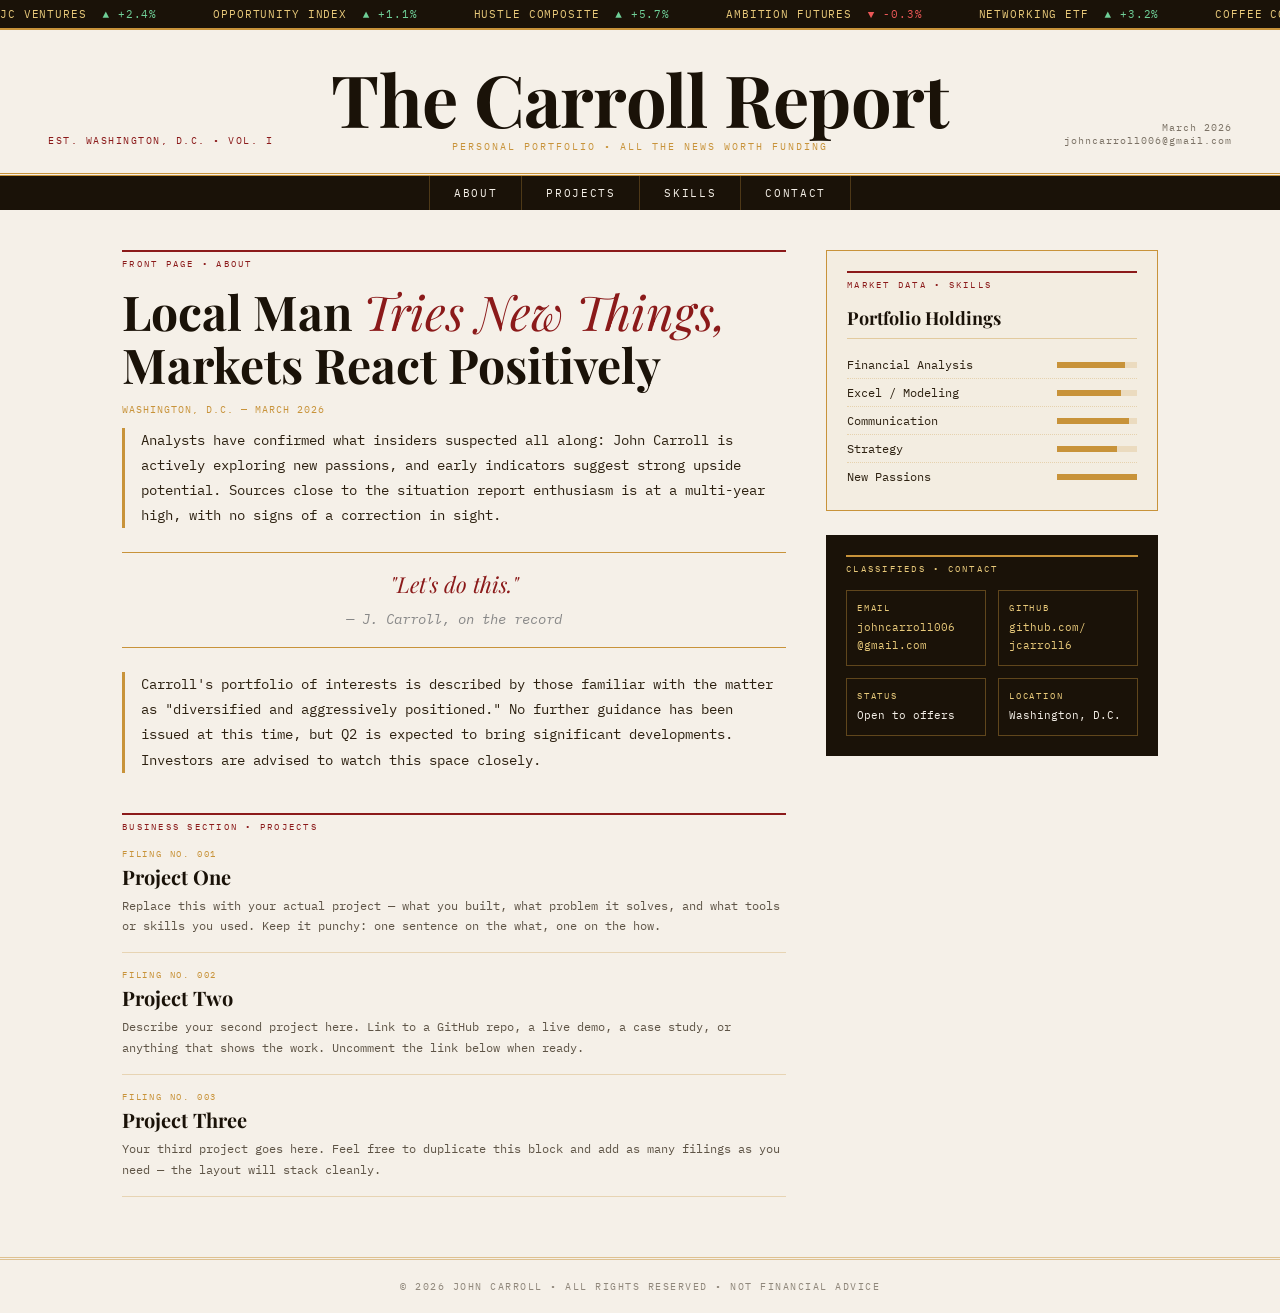
<file: index.html>
<!DOCTYPE html>
<html lang="en">
<head>
<meta charset="UTF-8">
<meta name="viewport" content="width=device-width, initial-scale=1.0">
<title>The Carroll Report — John Carroll</title>
<link href="https://fonts.googleapis.com/css2?family=Playfair+Display:ital,wght@0,700;1,400&family=IBM+Plex+Mono:wght@400;500&display=swap" rel="stylesheet">
<style>
  *, *::before, *::after { box-sizing: border-box; margin: 0; padding: 0; }

  :root {
    --cream: #F5F0E8;
    --dark: #1A1208;
    --gold: #C8933A;
    --gold-light: #E8C97A;
    --red: #8B1A1A;
    --ink: #2C2010;
    --rule: #C8933A;
  }

  body {
    background: var(--cream);
    color: var(--ink);
    font-family: 'IBM Plex Mono', monospace;
    min-height: 100vh;
    overflow-x: hidden;
  }

  /* TICKER */
  .ticker-wrap {
    background: var(--dark);
    color: var(--gold-light);
    font-family: 'IBM Plex Mono', monospace;
    font-size: 11px;
    letter-spacing: 0.08em;
    padding: 7px 0;
    overflow: hidden;
    white-space: nowrap;
    border-bottom: 2px solid var(--gold);
  }
  .ticker-track {
    display: inline-block;
    animation: ticker 28s linear infinite;
  }
  @keyframes ticker {
    0% { transform: translateX(0); }
    100% { transform: translateX(-50%); }
  }
  .ticker-item { display: inline-block; margin-right: 48px; }
  .ticker-item .up { color: #6FCF97; }
  .ticker-item .dn { color: #EB5757; }

  /* MASTHEAD */
  .masthead {
    border-bottom: 3px double var(--gold);
    padding: 32px 48px 20px;
    display: grid;
    grid-template-columns: 1fr auto 1fr;
    align-items: end;
    gap: 16px;
  }
  .masthead-left {
    font-size: 10px;
    letter-spacing: 0.15em;
    text-transform: uppercase;
    color: var(--red);
    padding-bottom: 6px;
  }
  .masthead-title {
    text-align: center;
  }
  .masthead-title h1 {
    font-family: 'Playfair Display', serif;
    font-size: clamp(36px, 6vw, 72px);
    font-weight: 700;
    line-height: 1;
    letter-spacing: -0.01em;
    color: var(--dark);
  }
  .masthead-title .edition {
    font-size: 10px;
    letter-spacing: 0.2em;
    text-transform: uppercase;
    color: var(--gold);
    margin-top: 6px;
  }
  .masthead-right {
    text-align: right;
    font-size: 10px;
    letter-spacing: 0.1em;
    color: var(--ink);
    opacity: 0.6;
    padding-bottom: 6px;
  }

  /* NAV BAR */
  .nav-bar {
    background: var(--dark);
    display: flex;
    justify-content: center;
    gap: 0;
    padding: 0;
  }
  .nav-bar a {
    color: var(--cream);
    font-size: 11px;
    letter-spacing: 0.15em;
    text-transform: uppercase;
    padding: 10px 24px;
    text-decoration: none;
    border-right: 1px solid rgba(200,147,58,0.3);
    transition: background 0.2s, color 0.2s;
  }
  .nav-bar a:first-child { border-left: 1px solid rgba(200,147,58,0.3); }
  .nav-bar a:hover { background: var(--gold); color: var(--dark); }

  /* MAIN LAYOUT */
  .main {
    max-width: 1100px;
    margin: 0 auto;
    padding: 40px 32px;
    display: grid;
    grid-template-columns: 2fr 1fr;
    gap: 40px;
  }

  /* SECTION LABELS */
  .section-label {
    font-size: 9px;
    letter-spacing: 0.25em;
    text-transform: uppercase;
    color: var(--red);
    border-top: 2px solid var(--red);
    padding-top: 6px;
    margin-bottom: 16px;
  }

  /* HERO / LEAD STORY */
  .headline {
    font-family: 'Playfair Display', serif;
    font-size: clamp(28px, 4vw, 48px);
    font-weight: 700;
    line-height: 1.1;
    color: var(--dark);
    margin-bottom: 12px;
  }
  .headline em {
    font-style: italic;
    font-weight: 400;
    color: var(--red);
  }
  .dateline {
    font-size: 10px;
    letter-spacing: 0.1em;
    text-transform: uppercase;
    color: var(--gold);
    margin-bottom: 12px;
  }
  .body-copy {
    font-size: 14px;
    line-height: 1.8;
    color: var(--ink);
    border-left: 3px solid var(--gold);
    padding-left: 16px;
    margin-bottom: 24px;
  }

  /* PULLQUOTE */
  .pullquote {
    font-family: 'Playfair Display', serif;
    font-style: italic;
    font-size: 22px;
    line-height: 1.4;
    color: var(--red);
    border-top: 1px solid var(--rule);
    border-bottom: 1px solid var(--rule);
    padding: 16px 0;
    margin: 24px 0;
    text-align: center;
  }

  /* PROJECTS */
  .projects-list { display: flex; flex-direction: column; gap: 16px; }
  .project-item {
    border-bottom: 1px solid rgba(200,147,58,0.3);
    padding-bottom: 16px;
  }
  .project-number {
    font-size: 9px;
    letter-spacing: 0.2em;
    text-transform: uppercase;
    color: var(--gold);
    margin-bottom: 4px;
  }
  .project-title {
    font-family: 'Playfair Display', serif;
    font-size: 20px;
    font-weight: 700;
    color: var(--dark);
    margin-bottom: 6px;
  }
  .project-desc {
    font-size: 12px;
    line-height: 1.7;
    color: var(--ink);
    opacity: 0.75;
  }
  .project-link {
    display: inline-block;
    margin-top: 8px;
    font-size: 10px;
    letter-spacing: 0.15em;
    text-transform: uppercase;
    color: var(--red);
    text-decoration: none;
    border-bottom: 1px solid var(--red);
  }
  .project-link:hover { opacity: 0.7; }

  /* SIDEBAR */
  .sidebar-box {
    border: 1px solid var(--gold);
    padding: 20px;
    margin-bottom: 24px;
    background: rgba(200,147,58,0.04);
  }
  .sidebar-title {
    font-family: 'Playfair Display', serif;
    font-size: 18px;
    font-weight: 700;
    color: var(--dark);
    margin-bottom: 12px;
    border-bottom: 1px solid rgba(200,147,58,0.4);
    padding-bottom: 8px;
  }
  .skill-row {
    display: flex;
    justify-content: space-between;
    align-items: center;
    padding: 6px 0;
    border-bottom: 1px dotted rgba(200,147,58,0.3);
    font-size: 12px;
  }
  .skill-row:last-child { border-bottom: none; }
  .skill-name { color: var(--ink); }
  .skill-bar {
    width: 80px;
    height: 6px;
    background: rgba(200,147,58,0.2);
    overflow: hidden;
  }
  .skill-fill {
    height: 100%;
    background: var(--gold);
    width: 0%;
    transition: width 1.2s cubic-bezier(0.4,0,0.2,1);
  }

  /* CONTACT / CLASSIFIEDS */
  .classifieds {
    background: var(--dark);
    color: var(--cream);
    padding: 20px;
  }
  .classifieds .section-label { color: var(--gold-light); border-color: var(--gold); }
  .classifieds-grid {
    display: grid;
    grid-template-columns: 1fr 1fr;
    gap: 12px;
    margin-top: 8px;
  }
  .classified-item {
    border: 1px solid rgba(200,147,58,0.4);
    padding: 10px;
    font-size: 11px;
    line-height: 1.6;
  }
  .classified-item .cl-head {
    font-size: 9px;
    letter-spacing: 0.2em;
    text-transform: uppercase;
    color: var(--gold-light);
    margin-bottom: 4px;
  }
  .classified-item a { color: var(--gold-light); text-decoration: none; }
  .classified-item a:hover { text-decoration: underline; }

  /* FOOTER */
  footer {
    text-align: center;
    border-top: 3px double var(--gold);
    padding: 20px;
    font-size: 10px;
    letter-spacing: 0.15em;
    text-transform: uppercase;
    color: var(--ink);
    opacity: 0.5;
    margin-top: 20px;
  }

  @media (max-width: 700px) {
    .masthead { grid-template-columns: 1fr; text-align: center; padding: 20px 20px 12px; }
    .masthead-left, .masthead-right { display: none; }
    .main { grid-template-columns: 1fr; padding: 24px 16px; }
    .nav-bar a { padding: 10px 14px; font-size: 10px; }
    .classifieds-grid { grid-template-columns: 1fr; }
  }
</style>
</head>
<body>

<!-- TICKER -->
<div class="ticker-wrap">
  <div class="ticker-track">
    <span class="ticker-item">JC VENTURES &nbsp;<span class="up">&#9650; +2.4%</span></span>
    <span class="ticker-item">OPPORTUNITY INDEX &nbsp;<span class="up">&#9650; +1.1%</span></span>
    <span class="ticker-item">HUSTLE COMPOSITE &nbsp;<span class="up">&#9650; +5.7%</span></span>
    <span class="ticker-item">AMBITION FUTURES &nbsp;<span class="dn">&#9660; -0.3%</span></span>
    <span class="ticker-item">NETWORKING ETF &nbsp;<span class="up">&#9650; +3.2%</span></span>
    <span class="ticker-item">COFFEE CONSUMPTION &nbsp;<span class="up">&#9650; +8.1%</span></span>
    <span class="ticker-item">JC VENTURES &nbsp;<span class="up">&#9650; +2.4%</span></span>
    <span class="ticker-item">OPPORTUNITY INDEX &nbsp;<span class="up">&#9650; +1.1%</span></span>
    <span class="ticker-item">HUSTLE COMPOSITE &nbsp;<span class="up">&#9650; +5.7%</span></span>
    <span class="ticker-item">AMBITION FUTURES &nbsp;<span class="dn">&#9660; -0.3%</span></span>
    <span class="ticker-item">NETWORKING ETF &nbsp;<span class="up">&#9650; +3.2%</span></span>
    <span class="ticker-item">COFFEE CONSUMPTION &nbsp;<span class="up">&#9650; +8.1%</span></span>
  </div>
</div>

<!-- MASTHEAD -->
<header class="masthead">
  <div class="masthead-left">Est. Washington, D.C. &bull; Vol. I</div>
  <div class="masthead-title">
    <h1>The Carroll Report</h1>
    <div class="edition">Personal Portfolio &bull; All The News Worth Funding</div>
  </div>
  <div class="masthead-right">March 2026<br>johncarroll006@gmail.com</div>
</header>

<!-- NAV -->
<nav class="nav-bar">
  <a href="#about">About</a>
  <a href="#projects">Projects</a>
  <a href="#skills">Skills</a>
  <a href="#contact">Contact</a>
</nav>

<!-- MAIN CONTENT -->
<div class="main">

  <!-- LEFT COLUMN -->
  <div class="left-col">

    <section id="about">
      <div class="section-label">Front Page &bull; About</div>
      <h2 class="headline">Local Man <em>Tries New Things,</em> Markets React Positively</h2>
      <div class="dateline">Washington, D.C. — March 2026</div>
      <p class="body-copy">
        Analysts have confirmed what insiders suspected all along: John Carroll is actively exploring new passions,
        and early indicators suggest strong upside potential. Sources close to the situation report
        enthusiasm is at a multi-year high, with no signs of a correction in sight.
      </p>
      <blockquote class="pullquote">
        "Let's do this."
        <br>
        <small style="font-size:14px; color:#888; font-family:'IBM Plex Mono',monospace;">— J. Carroll, on the record</small>
      </blockquote>
      <p class="body-copy">
        Carroll's portfolio of interests is described by those familiar with the matter as "diversified and
        aggressively positioned." No further guidance has been issued at this time, but Q2 is expected to bring
        significant developments. Investors are advised to watch this space closely.
      </p>
    </section>

    <section id="projects" style="margin-top: 40px;">
      <div class="section-label">Business Section &bull; Projects</div>
      <div class="projects-list">

        <div class="project-item">
          <div class="project-number">Filing No. 001</div>
          <div class="project-title">Project One</div>
          <p class="project-desc">
            Replace this with your actual project — what you built, what problem it solves, and what tools or skills you used. Keep it punchy: one sentence on the what, one on the how.
          </p>
          <!-- <a href="#" class="project-link">View Project &rarr;</a> -->
        </div>

        <div class="project-item">
          <div class="project-number">Filing No. 002</div>
          <div class="project-title">Project Two</div>
          <p class="project-desc">
            Describe your second project here. Link to a GitHub repo, a live demo, a case study, or anything that shows the work. Uncomment the link below when ready.
          </p>
          <!-- <a href="#" class="project-link">View Project &rarr;</a> -->
        </div>

        <div class="project-item">
          <div class="project-number">Filing No. 003</div>
          <div class="project-title">Project Three</div>
          <p class="project-desc">
            Your third project goes here. Feel free to duplicate this block and add as many filings as you need — the layout will stack cleanly.
          </p>
          <!-- <a href="#" class="project-link">View Project &rarr;</a> -->
        </div>

      </div>
    </section>

  </div>

  <!-- SIDEBAR -->
  <div class="sidebar">

    <section id="skills">
      <div class="sidebar-box">
        <div class="section-label">Market Data &bull; Skills</div>
        <div class="sidebar-title">Portfolio Holdings</div>
        <div class="skill-row"><span class="skill-name">Financial Analysis</span><div class="skill-bar"><div class="skill-fill" data-width="85%"></div></div></div>
        <div class="skill-row"><span class="skill-name">Excel / Modeling</span><div class="skill-bar"><div class="skill-fill" data-width="80%"></div></div></div>
        <div class="skill-row"><span class="skill-name">Communication</span><div class="skill-bar"><div class="skill-fill" data-width="90%"></div></div></div>
        <div class="skill-row"><span class="skill-name">Strategy</span><div class="skill-bar"><div class="skill-fill" data-width="75%"></div></div></div>
        <div class="skill-row"><span class="skill-name">New Passions</span><div class="skill-bar"><div class="skill-fill" data-width="100%"></div></div></div>
      </div>
    </section>

    <section id="contact">
      <div class="classifieds">
        <div class="section-label">Classifieds &bull; Contact</div>
        <div class="classifieds-grid">
          <div class="classified-item">
            <div class="cl-head">Email</div>
            <a href="mailto:johncarroll006@gmail.com">johncarroll006<br>@gmail.com</a>
          </div>
          <div class="classified-item">
            <div class="cl-head">GitHub</div>
            <a href="https://github.com/jcarroll6" target="_blank">github.com/<br>jcarroll6</a>
          </div>
          <div class="classified-item">
            <div class="cl-head">Status</div>
            Open to offers
          </div>
          <div class="classified-item">
            <div class="cl-head">Location</div>
            Washington, D.C.
          </div>
        </div>
      </div>
    </section>

  </div>
</div>

<footer>&copy; 2026 John Carroll &bull; All Rights Reserved &bull; Not Financial Advice</footer>

<script>
  // Animate skill bars on page load
  window.addEventListener('load', function () {
    setTimeout(function () {
      document.querySelectorAll('.skill-fill').forEach(function (el) {
        el.style.width = el.getAttribute('data-width');
      });
    }, 400);
  });
</script>

</body>
</html>
</file>
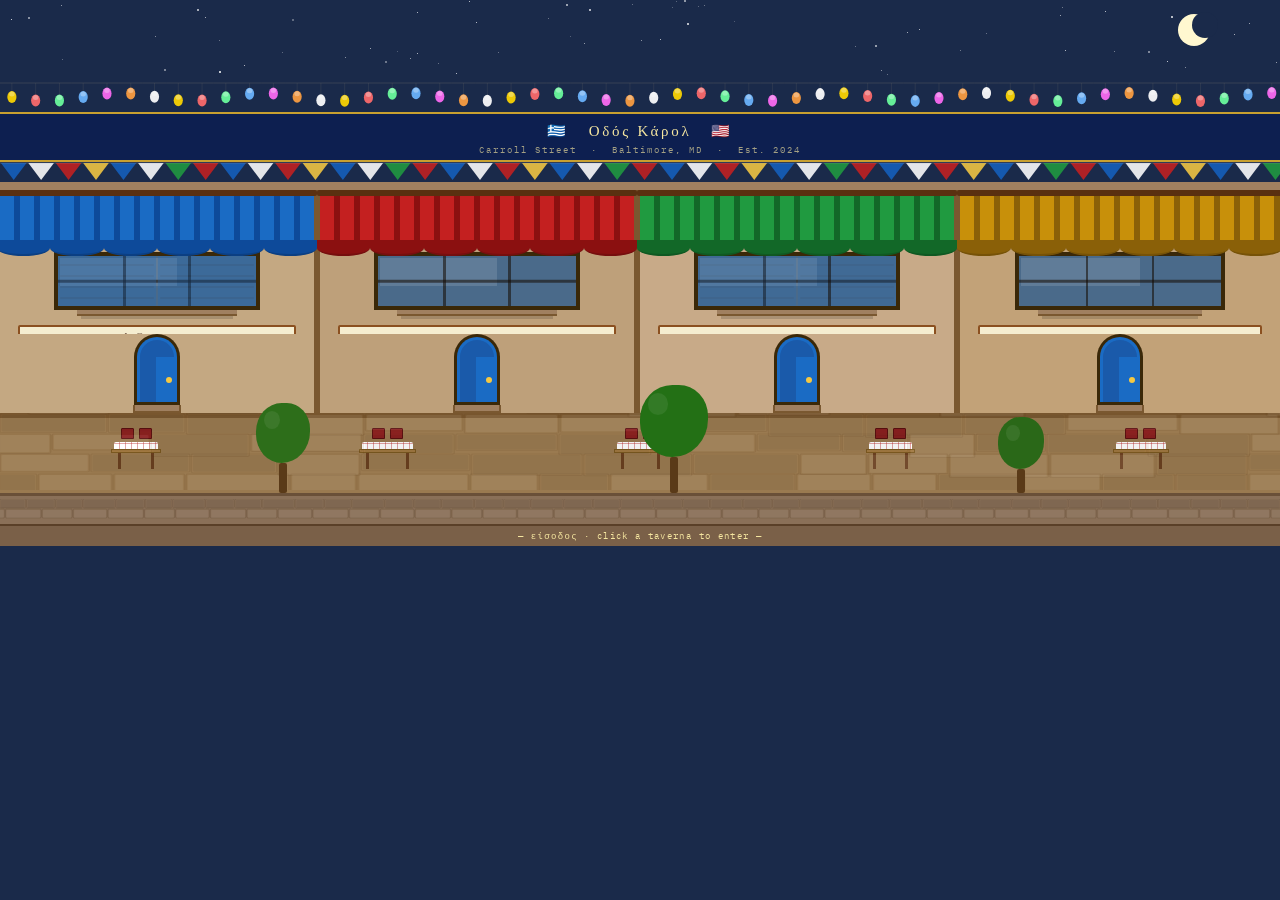
<file: 6index.html>
<!DOCTYPE html>
<html lang="en">
<head>
<meta charset="UTF-8">
<meta name="viewport" content="width=device-width, initial-scale=1.0">
<title>Οδός Κάρολ — Carroll Street</title>
<link href="https://fonts.googleapis.com/css2?family=Cinzel:wght@400;700&family=Crimson+Pro:ital,wght@0,400;0,600;1,400;1,600&family=IBM+Plex+Mono:wght@400;500&family=Dancing+Script:wght@600&display=swap" rel="stylesheet">
<style>
*{box-sizing:border-box;margin:0;padding:0;}
body{font-family:'Crimson Pro',serif;background:#1a2a4a;overflow-x:hidden;}

/* ── SKY ── */
.sky{height:80px;background:#1a2a4a;position:relative;overflow:hidden;}

/* ── LIGHTS ── */
.lights-bar{height:32px;background:#1a2a4a;position:relative;}
.lights-bar svg{width:100%;height:32px;display:block;}

/* ── STREET SIGN ── */
.street-sign{background:#0d1f50;color:#F5E6A0;text-align:center;padding:7px 0 5px;border-top:2px solid #C8A030;border-bottom:2px solid #C8A030;}
.street-sign .gr{font-family:'Cinzel',serif;font-size:15px;letter-spacing:.18em;}
.street-sign .en{font-family:'IBM Plex Mono',monospace;font-size:9px;letter-spacing:.22em;opacity:.65;margin-top:2px;}

/* ── BUNTING ── */
.bunting-bar{height:20px;background:#1a2a4a;}
.bunting-bar svg{width:100%;height:20px;display:block;}

/* ── BUILDING ── */
.building-wrap{position:relative;background:#C8B090;border-top:8px solid #A08060;}
.stone-svg{width:100%;display:block;position:absolute;top:0;left:0;pointer-events:none;z-index:1;}

/* ── STOREFRONTS ── */
.storefronts{display:grid;grid-template-columns:repeat(4,1fr);position:relative;z-index:2;}
.store{cursor:pointer;border-right:6px solid #7A5830;transition:filter .15s;}
.store:last-child{border-right:none;}
.store:hover{filter:brightness(1.07);}

/* ── AWNING ── */
.awning{height:54px;position:relative;overflow:visible;}
.aw-rod{position:absolute;top:0;left:-3px;right:-3px;height:6px;background:#5A3010;z-index:3;border-radius:2px;}
.aw-cloth{position:absolute;top:6px;left:0;right:0;bottom:0;}
.aw-scallop{position:absolute;bottom:-12px;left:-3px;right:-3px;display:flex;z-index:2;}
.aw-scallop span{flex:1;height:16px;border-radius:0 0 50% 50%;display:block;border-bottom:2px solid rgba(0,0,0,.15);}

/* ── STONE WALL ── */
.stone-wall{height:90px;position:relative;overflow:hidden;display:flex;flex-direction:column;justify-content:flex-start;padding:8px 10px 0;}

/* ── WINDOW ── */
.win-wrap{margin:0 auto;width:70%;position:relative;}
.win{background:#4A6A8A;border:4px solid #3A2808;position:relative;overflow:hidden;height:58px;display:flex;align-items:center;justify-content:center;}
.win-reflection{position:absolute;top:2px;left:2px;right:40%;bottom:40%;background:rgba(255,255,255,.12);pointer-events:none;}
.grille{position:absolute;inset:0;pointer-events:none;}
.grille::before{content:'';position:absolute;left:33%;top:0;bottom:0;width:2.5px;background:rgba(20,10,0,.55);}
.grille::after{content:'';position:absolute;right:33%;top:0;bottom:0;width:2.5px;background:rgba(20,10,0,.55);}
.grille-h{position:absolute;left:0;right:0;height:2.5px;background:rgba(20,10,0,.55);top:50%;transform:translateY(-50%);}
.shutters{display:flex;gap:2px;position:absolute;top:0;left:0;right:0;bottom:0;pointer-events:none;}
.shutter{flex:1;background:#1A6BC4;opacity:.9;display:flex;flex-direction:column;justify-content:space-around;padding:3px 2px;}
.shutter-slat{height:2px;background:rgba(0,0,0,.2);border-radius:1px;}
.win-sill{height:6px;background:#A08060;border-bottom:2px solid #7A5830;width:78%;margin:0 auto;}
.win-sill-shadow{height:3px;background:rgba(0,0,0,.15);width:74%;margin:0 auto;}

/* ── PLAQUE ── */
.plaque{background:#F5EDD0;border:2px solid #8B5020;border-radius:2px;padding:3px 6px;text-align:center;margin:6px 8px 0;position:relative;z-index:2;}
.s-name{font-family:'Cinzel',serif;font-size:11px;color:#3A1808;letter-spacing:.06em;}
.s-greek{font-family:'Crimson Pro',serif;font-style:italic;font-size:10px;color:#8B5020;}

/* ── DOOR ── */
.door-section{display:flex;justify-content:center;padding-bottom:0;}
.door-arch{width:46px;position:relative;margin:0 auto;}
.door-arch-top{height:23px;background:#1A6BC4;border-radius:50% 50% 0 0/100% 100% 0 0;border:3px solid #3A2808;border-bottom:none;position:relative;overflow:hidden;}
.door-arch-top::after{content:'';position:absolute;top:3px;left:3px;right:3px;bottom:0;background:#1A5AAA;border-radius:50% 50% 0 0/100% 100% 0 0;}
.door-body{height:48px;background:#1A6BC4;border:3px solid #3A2808;border-top:none;display:flex;align-items:center;justify-content:flex-end;padding-right:5px;position:relative;overflow:hidden;}
.door-body::after{content:'';position:absolute;top:0;left:3px;bottom:0;width:40%;background:#1A5AAA;pointer-events:none;}
.door-knob{width:6px;height:6px;background:#F5C842;border-radius:50%;position:relative;z-index:2;}
.door-step{height:8px;background:#A08060;border:2px solid #7A5830;border-top:none;margin:0 -1px;}

/* ── AWNING THEMES ── */
.store-p .aw-cloth{background:repeating-linear-gradient(90deg,#1A6BC4 0,#1A6BC4 14px,#0D4A9A 14px,#0D4A9A 20px);}
.store-p .aw-scallop span{background:#0D4A9A;}
.store-b .aw-cloth{background:repeating-linear-gradient(90deg,#C42020 0,#C42020 14px,#8B1010 14px,#8B1010 20px);}
.store-b .aw-scallop span{background:#8B1010;}
.store-s .aw-cloth{background:repeating-linear-gradient(90deg,#209A40 0,#209A40 14px,#126828 14px,#126828 20px);}
.store-s .aw-scallop span{background:#126828;}
.store-f .aw-cloth{background:repeating-linear-gradient(90deg,#C8900A 0,#C8900A 14px,#8A6008 14px,#8A6008 20px);}
.store-f .aw-scallop span{background:#8A6008;}

/* ── OUTDOOR ── */
.outdoor-area{background:#9A7A50;border-top:5px solid #7A5830;padding:10px 4px 0;position:relative;min-height:80px;}
.cobble-road{background:#8A7058;border-top:3px solid #6A5038;padding:3px 0;}
.cobble-road svg{width:100%;display:block;}
.pavement{background:#7A6048;height:22px;display:flex;align-items:center;justify-content:center;border-top:2px solid #5A4028;}
.hint{font-family:'IBM Plex Mono',monospace;font-size:9px;letter-spacing:.15em;color:#F5E6A0;}

/* ══════════════════════════════════════
   PANEL / MENU SYSTEM
══════════════════════════════════════ */
.panel{display:none;background:#FDFAF0;border-top:5px solid #8B5020;}
.panel.open{display:block;animation:slideIn .28s ease;}
@keyframes slideIn{from{opacity:0;transform:translateY(-8px);}to{opacity:1;transform:translateY(0);}}

.menu-wrap{max-width:960px;margin:0 auto;padding:28px 28px 40px;}
.menu-top{text-align:center;padding-bottom:14px;border-bottom:2px solid #C8A060;margin-bottom:22px;position:relative;}
.menu-close{position:absolute;right:0;top:0;background:none;border:1.5px solid #8B5020;color:#8B5020;font-family:'IBM Plex Mono',monospace;font-size:10px;letter-spacing:.1em;padding:4px 10px;cursor:pointer;border-radius:2px;}
.menu-close:hover{background:#8B5020;color:#FFF8E0;}
.menu-taverna{font-family:'Dancing Script',cursive;font-size:13px;color:#8B5020;}
.menu-title{font-family:'Cinzel',serif;font-size:26px;color:#3A1808;margin:2px 0;}
.menu-greek{font-family:'Crimson Pro',serif;font-style:italic;font-size:15px;color:#8B5020;}
.menu-ornament{color:#C8A060;font-size:16px;letter-spacing:8px;margin-top:4px;}
.menu-footer{text-align:center;margin-top:24px;font-family:'Crimson Pro',serif;font-style:italic;font-size:13px;color:#8B6040;border-top:1px solid #C8A060;padding-top:12px;}

/* menu section */
.msec{margin-bottom:24px;}
.msec-title{font-family:'Cinzel',serif;font-size:12px;letter-spacing:.12em;color:#8B5020;border-bottom:1px solid #C8A060;padding-bottom:3px;margin-bottom:10px;text-transform:uppercase;}

/* menu item row */
.mi{display:flex;align-items:baseline;margin-bottom:8px;}
.mi-left{flex:0 0 auto;max-width:58%;}
.mi-name{font-family:'Crimson Pro',serif;font-size:16px;font-weight:600;color:#2A1008;}
.mi-sub{font-family:'Crimson Pro',serif;font-style:italic;font-size:12px;color:#8B6040;display:block;margin-top:-1px;}
.mi-dots{flex:1;border-bottom:1.5px dotted #C8A060;margin:0 6px;min-width:12px;}
.mi-val{font-family:'IBM Plex Mono',monospace;font-size:11px;color:#8B5020;flex:0 0 auto;white-space:nowrap;}
.mi-val.up{color:#1a7a30;}
.mi-val.dn{color:#b01010;}

/* two-col grid */
.two-col{display:grid;grid-template-columns:1fr 1fr;gap:20px 36px;}
@media(max-width:600px){.two-col{grid-template-columns:1fr;}}

/* loading / error */
.loading{font-family:'IBM Plex Mono',monospace;font-size:11px;color:#8B6040;letter-spacing:.08em;padding:16px 0;text-align:center;}
.loading::after{content:' ...';animation:dots 1.2s steps(3,end) infinite;}
@keyframes dots{0%{content:' .'}33%{content:' ..'}66%{content:' ...'}}

/* ── CALENDAR ── */
.cal-header{display:flex;align-items:center;justify-content:space-between;margin-bottom:16px;}
.cal-month{font-family:'Cinzel',serif;font-size:18px;color:#3A1808;}
.cal-grid{display:grid;grid-template-columns:repeat(7,1fr);gap:3px;margin-bottom:16px;}
.cal-day-label{font-family:'IBM Plex Mono',monospace;font-size:9px;text-align:center;color:#8B6040;padding:3px 0;letter-spacing:.05em;}
.cal-cell{min-height:32px;border:1px solid #E8D8B0;border-radius:2px;padding:2px 4px;background:#fff;font-size:11px;}
.cal-cell.other-month{background:#F5EDD0;color:#C8A060;}
.cal-cell.today{border-color:#8B5020;background:#FFF8E0;font-weight:600;}
.cal-cell .day-num{font-family:'IBM Plex Mono',monospace;font-size:10px;color:#8B5020;}
.cal-cell.today .day-num{color:#3A1808;}
.event-dot{display:block;font-size:9px;color:#1A6BC4;white-space:nowrap;overflow:hidden;text-overflow:ellipsis;line-height:1.3;font-family:'Crimson Pro',serif;font-style:italic;}

/* upcoming events list */
.event-list{display:flex;flex-direction:column;gap:8px;}
.event-item{display:flex;gap:10px;align-items:flex-start;border-bottom:1px dotted #C8A060;padding-bottom:8px;}
.event-time{font-family:'IBM Plex Mono',monospace;font-size:10px;color:#8B5020;min-width:80px;padding-top:2px;}
.event-name{font-family:'Crimson Pro',serif;font-size:15px;font-weight:600;color:#2A1008;}
.event-cal{font-family:'Crimson Pro',serif;font-style:italic;font-size:12px;color:#8B6040;}

/* ── STOCKS ── */
.stock-grid{display:grid;grid-template-columns:repeat(auto-fill,minmax(160px,1fr));gap:10px;margin-top:4px;}
.stock-card{background:#fff;border:1.5px solid #E8D8B0;border-radius:3px;padding:10px 12px;}
.stock-ticker{font-family:'IBM Plex Mono',monospace;font-size:13px;font-weight:500;color:#3A1808;}
.stock-name{font-family:'Crimson Pro',serif;font-style:italic;font-size:11px;color:#8B6040;margin-bottom:4px;}
.stock-price{font-family:'IBM Plex Mono',monospace;font-size:16px;color:#3A1808;}
.stock-change{font-family:'IBM Plex Mono',monospace;font-size:11px;margin-top:2px;}
.stock-change.up{color:#1a7a30;}
.stock-change.dn{color:#b01010;}

/* ── WEATHER ── */
.weather-bar{display:flex;align-items:center;gap:20px;background:#fff;border:1.5px solid #E8D8B0;border-radius:3px;padding:12px 16px;margin-bottom:16px;}
.weather-temp{font-family:'Cinzel',serif;font-size:32px;color:#3A1808;}
.weather-desc{font-family:'Crimson Pro',serif;font-size:15px;color:#8B5020;font-style:italic;}
.weather-detail{font-family:'IBM Plex Mono',monospace;font-size:10px;color:#8B6040;margin-top:2px;}

/* ── NEWS ── */
.news-list{display:flex;flex-direction:column;gap:10px;}
.news-item{border-bottom:1px dotted #C8A060;padding-bottom:10px;}
.news-tag{font-family:'IBM Plex Mono',monospace;font-size:9px;letter-spacing:.15em;text-transform:uppercase;color:#8B5020;margin-bottom:2px;}
.news-headline{font-family:'Crimson Pro',serif;font-size:15px;font-weight:600;color:#2A1008;line-height:1.3;}
.news-source{font-family:'Crimson Pro',serif;font-style:italic;font-size:11px;color:#8B6040;margin-top:2px;}
.news-link{font-family:'IBM Plex Mono',monospace;font-size:9px;color:#1A6BC4;text-decoration:none;letter-spacing:.05em;}
.news-link:hover{text-decoration:underline;}

/* ── SCORES ── */
.scores-grid{display:grid;grid-template-columns:repeat(auto-fill,minmax(180px,1fr));gap:10px;margin-top:4px;}
.score-card{background:#2A1808;color:#F5E6A0;padding:12px;border:1px solid #C8A060;border-radius:2px;}
.score-league{font-family:'IBM Plex Mono',monospace;font-size:9px;letter-spacing:.15em;color:#C8A060;margin-bottom:6px;}
.score-row{display:flex;justify-content:space-between;font-size:13px;margin-bottom:3px;}
.score-row.winner{color:#6FCF97;}
.score-status{font-family:'IBM Plex Mono',monospace;font-size:9px;color:rgba(200,160,96,.7);border-top:1px solid rgba(200,160,96,.2);margin-top:6px;padding-top:5px;}
</style>
</head>
<body>

<!-- ════════════════════════════════════
     CONFIG — fill these in
════════════════════════════════════ -->
<script>
const CONFIG = {
  // 1. Get a free key at https://newsdata.io (takes 2 min)
  NEWS_API_KEY: 'YOUR_NEWSDATA_KEY',

  // 2. Your Google Sheet — publish to web as CSV:
  //    File → Share → Publish to web → Sheet1 → CSV → copy URL
  SHEET_CSV_URL: 'YOUR_GOOGLE_SHEET_CSV_URL',

  // 3. Google Calendar — after signing in below the site will
  //    ask for permission automatically via Google OAuth
  GCAL_CLIENT_ID: 'YOUR_GOOGLE_CLIENT_ID',

  // Baltimore coords (pre-filled)
  LAT: 39.2904,
  LON: -76.6122,
};
</script>

<!-- ════ SCENE ════ -->
<div class="sky" id="skyEl"></div>
<div class="lights-bar"><svg id="lightsEl" preserveAspectRatio="none"></svg></div>

<div class="street-sign">
  <div class="gr">🇬🇷 &nbsp; Οδός Κάρολ &nbsp; 🇺🇸</div>
  <div class="en">Carroll Street &nbsp;·&nbsp; Baltimore, MD &nbsp;·&nbsp; Est. 2024</div>
</div>

<div class="bunting-bar"><svg id="buntingEl" preserveAspectRatio="none"></svg></div>

<div class="building-wrap">
  <svg class="stone-svg" id="stoneSvg" style="height:300px;" preserveAspectRatio="none"></svg>

  <div class="storefronts">
    <!-- PERSONAL -->
    <div class="store store-p" onclick="openPanel('p')">
      <div class="awning"><div class="aw-rod"></div><div class="aw-cloth"></div>
        <div class="aw-scallop"><span></span><span></span><span></span><span></span><span></span><span></span></div>
      </div>
      <div class="stone-wall" style="background:#C4A882;">
        <div class="win-wrap"><div class="win"><div class="win-reflection"></div><div class="grille"><div class="grille-h"></div></div>
          <div class="shutters" style="opacity:.3;"><div class="shutter"><div class="shutter-slat"></div><div class="shutter-slat"></div><div class="shutter-slat"></div><div class="shutter-slat"></div></div><div class="shutter"><div class="shutter-slat"></div><div class="shutter-slat"></div><div class="shutter-slat"></div><div class="shutter-slat"></div></div></div>
        </div><div class="win-sill"></div><div class="win-sill-shadow"></div></div>
        <div class="plaque"><div class="s-name">J. Carroll</div><div class="s-greek">Προσωπικά</div></div>
      </div>
      <div class="door-section" style="background:#C4A882;"><div class="door-arch"><div class="door-arch-top"></div><div class="door-body"><div class="door-knob"></div></div><div class="door-step"></div></div></div>
    </div>

    <!-- BUSINESS -->
    <div class="store store-b" onclick="openPanel('b')">
      <div class="awning"><div class="aw-rod"></div><div class="aw-cloth"></div>
        <div class="aw-scallop"><span></span><span></span><span></span><span></span><span></span><span></span></div>
      </div>
      <div class="stone-wall" style="background:#BEA07A;">
        <div class="win-wrap"><div class="win"><div class="win-reflection"></div><div class="grille"><div class="grille-h"></div></div></div><div class="win-sill"></div><div class="win-sill-shadow"></div></div>
        <div class="plaque"><div class="s-name">Επιχειρήσεις</div><div class="s-greek">Business</div></div>
      </div>
      <div class="door-section" style="background:#BEA07A;"><div class="door-arch"><div class="door-arch-top"></div><div class="door-body"><div class="door-knob"></div></div><div class="door-step"></div></div></div>
    </div>

    <!-- SPORTS -->
    <div class="store store-s" onclick="openPanel('s')">
      <div class="awning"><div class="aw-rod"></div><div class="aw-cloth"></div>
        <div class="aw-scallop"><span></span><span></span><span></span><span></span><span></span><span></span></div>
      </div>
      <div class="stone-wall" style="background:#C8AA88;">
        <div class="win-wrap"><div class="win"><div class="win-reflection"></div><div class="grille"><div class="grille-h"></div>
          <div class="shutters" style="opacity:.22;"><div class="shutter"><div class="shutter-slat"></div><div class="shutter-slat"></div><div class="shutter-slat"></div><div class="shutter-slat"></div></div><div class="shutter"><div class="shutter-slat"></div><div class="shutter-slat"></div><div class="shutter-slat"></div><div class="shutter-slat"></div></div></div>
        </div></div><div class="win-sill"></div><div class="win-sill-shadow"></div></div>
        <div class="plaque"><div class="s-name">Αθλητισμός</div><div class="s-greek">Sports</div></div>
      </div>
      <div class="door-section" style="background:#C8AA88;"><div class="door-arch"><div class="door-arch-top"></div><div class="door-body"><div class="door-knob"></div></div><div class="door-step"></div></div></div>
    </div>

    <!-- FINANCE -->
    <div class="store store-f" onclick="openPanel('f')">
      <div class="awning"><div class="aw-rod"></div><div class="aw-cloth"></div>
        <div class="aw-scallop"><span></span><span></span><span></span><span></span><span></span><span></span></div>
      </div>
      <div class="stone-wall" style="background:#C2A278;">
        <div class="win-wrap"><div class="win"><div class="win-reflection"></div><div class="grille"><div class="grille-h"></div></div></div><div class="win-sill"></div><div class="win-sill-shadow"></div></div>
        <div class="plaque"><div class="s-name">Χρηματοδότηση</div><div class="s-greek">Finance</div></div>
      </div>
      <div class="door-section" style="background:#C2A278;"><div class="door-arch"><div class="door-arch-top"></div><div class="door-body"><div class="door-knob"></div></div><div class="door-step"></div></div></div>
    </div>
  </div>

  <div class="outdoor-area" id="outdoorArea"></div>
</div>

<div class="cobble-road"><svg id="cobbleEl" style="height:22px;" preserveAspectRatio="none"></svg></div>
<div class="pavement"><div class="hint">— είσοδος · click a taverna to enter —</div></div>

<!-- ════════════════════════════════════
     PANEL: PERSONAL (Calendar)
════════════════════════════════════ -->
<div id="panel-p" class="panel">
<div class="menu-wrap">
  <div class="menu-top">
    <button class="menu-close" onclick="closePanel()">✕ close</button>
    <div class="menu-taverna">✧ Taverna tou Karol ✧</div>
    <div class="menu-title">John Carroll</div>
    <div class="menu-greek">Προσωπικά · Personal</div>
    <div class="menu-ornament">❖ ❖ ❖</div>
  </div>

  <!-- Weather bar -->
  <div id="weatherBar" class="loading">Loading weather</div>

  <div class="two-col">
    <!-- Calendar -->
    <div>
      <div class="msec">
        <div class="msec-title">Ημερολόγιο · Calendar</div>
        <div id="calStatus" class="loading">Connecting to Google Calendar</div>
        <div id="calGrid" style="display:none;">
          <div class="cal-header">
            <div class="cal-month" id="calMonthLabel"></div>
          </div>
          <div class="cal-grid" id="calGridInner"></div>
        </div>
      </div>
    </div>

    <!-- Upcoming events + about -->
    <div>
      <div class="msec">
        <div class="msec-title">Επόμενα · Upcoming</div>
        <div id="eventsList" class="loading">Fetching events</div>
      </div>
      <div class="msec" style="margin-top:16px;">
        <div class="msec-title">Επαφή · Contact</div>
        <div class="mi"><div class="mi-left"><div class="mi-name">Email</div><span class="mi-sub">johncarroll006@gmail.com</span></div><div class="mi-dots"></div><div class="mi-val">✉</div></div>
        <div class="mi"><div class="mi-left"><div class="mi-name">GitHub</div><span class="mi-sub">github.com/jcarroll6</span></div><div class="mi-dots"></div><div class="mi-val">⇗</div></div>
        <div class="mi"><div class="mi-left"><div class="mi-name">Location</div><span class="mi-sub">Baltimore, MD</span></div><div class="mi-dots"></div><div class="mi-val">📍</div></div>
        <div class="mi"><div class="mi-left"><div class="mi-name">Status</div><span class="mi-sub">Open to offers</span></div><div class="mi-dots"></div><div class="mi-val" style="color:#1a7a30;">● Open</div></div>
      </div>
    </div>
  </div>
  <div class="menu-footer">Σας ευχαριστούμε · Thank you for visiting · Παρακαλώ ξανά</div>
</div>
</div>

<!-- ════════════════════════════════════
     PANEL: BUSINESS
════════════════════════════════════ -->
<div id="panel-b" class="panel">
<div class="menu-wrap">
  <div class="menu-top">
    <button class="menu-close" onclick="closePanel()">✕ close</button>
    <div class="menu-taverna">✧ Επιχειρήσεις ✧</div>
    <div class="menu-title">Business</div>
    <div class="menu-greek">Επιχειρήσεις · Projects &amp; Skills</div>
    <div class="menu-ornament">❖ ❖ ❖</div>
  </div>
  <div class="two-col">
    <div class="msec">
      <div class="msec-title">Εργασίες · Projects</div>
      <div class="mi"><div class="mi-left"><div class="mi-name">Project One</div><span class="mi-sub">Replace with your project</span></div><div class="mi-dots"></div><div class="mi-val">001</div></div>
      <div class="mi"><div class="mi-left"><div class="mi-name">Project Two</div><span class="mi-sub">Replace with your project</span></div><div class="mi-dots"></div><div class="mi-val">002</div></div>
      <div class="mi"><div class="mi-left"><div class="mi-name">Project Three</div><span class="mi-sub">Replace with your project</span></div><div class="mi-dots"></div><div class="mi-val">003</div></div>
    </div>
    <div class="msec">
      <div class="msec-title">Δεξιότητες · Skills</div>
      <div class="mi"><div class="mi-left"><div class="mi-name">Communication</div><span class="mi-sub">Spoken &amp; written</span></div><div class="mi-dots"></div><div class="mi-val">★★★★★</div></div>
      <div class="mi"><div class="mi-left"><div class="mi-name">Financial Analysis</div><span class="mi-sub">Modeling &amp; valuation</span></div><div class="mi-dots"></div><div class="mi-val">★★★★☆</div></div>
      <div class="mi"><div class="mi-left"><div class="mi-name">Excel / Modeling</div><span class="mi-sub">Spreadsheets &amp; data</span></div><div class="mi-dots"></div><div class="mi-val">★★★★☆</div></div>
      <div class="mi"><div class="mi-left"><div class="mi-name">Strategy</div><span class="mi-sub">Planning &amp; execution</span></div><div class="mi-dots"></div><div class="mi-val">★★★★☆</div></div>
      <div class="mi"><div class="mi-left"><div class="mi-name">New Passions</div><span class="mi-sub">Growing daily</span></div><div class="mi-dots"></div><div class="mi-val">★★★★★</div></div>
    </div>
  </div>
  <div class="menu-footer">Σας ευχαριστούμε · Thank you for visiting · Παρακαλώ ξανά</div>
</div>
</div>

<!-- ════════════════════════════════════
     PANEL: SPORTS
════════════════════════════════════ -->
<div id="panel-s" class="panel">
<div class="menu-wrap">
  <div class="menu-top">
    <button class="menu-close" onclick="closePanel()">✕ close</button>
    <div class="menu-taverna">✧ Αθλητισμός ✧</div>
    <div class="menu-title">Sports</div>
    <div class="menu-greek">Αθλητισμός · My Teams</div>
    <div class="menu-ornament">❖ ❖ ❖</div>
  </div>

  <div class="msec">
    <div class="msec-title">Σκορ · Scores &amp; Schedule</div>
    <div class="scores-grid">
      <div class="score-card"><div class="score-league">NFL</div><div class="score-row winner"><span>Ravens</span><span>—</span></div><div class="score-row"><span>Opponent</span><span>—</span></div><div class="score-status">Off-season</div></div>
      <div class="score-card"><div class="score-league">MLB</div><div class="score-row winner"><span>Orioles</span><span>—</span></div><div class="score-row"><span>Opponent</span><span>—</span></div><div class="score-status">Spring Training</div></div>
      <div class="score-card"><div class="score-league">EPL</div><div class="score-row"><span>Chelsea FC</span><span>—</span></div><div class="score-row"><span>Opponent</span><span>—</span></div><div class="score-status">Check ESPN</div></div>
      <div class="score-card"><div class="score-league">Super League GR</div><div class="score-row"><span>Panathinaikos</span><span>—</span></div><div class="score-row"><span>Opponent</span><span>—</span></div><div class="score-status">Check gazzetta.gr</div></div>
      <div class="score-card"><div class="score-league">NHL</div><div class="score-row"><span>Capitals</span><span>—</span></div><div class="score-row"><span>Opponent</span><span>—</span></div><div class="score-status">See nhl.com</div></div>
      <div class="score-card"><div class="score-league">NBA</div><div class="score-row"><span>Wizards</span><span>—</span></div><div class="score-row"><span>Opponent</span><span>—</span></div><div class="score-status">See nba.com</div></div>
    </div>
    <p style="font-family:'Crimson Pro',serif;font-style:italic;font-size:12px;color:#8B6040;margin-top:8px;">
      Live scores require a sports data API (e.g. <a href="https://www.thesportsdb.com/api.php" target="_blank" class="news-link">TheSportsDB free tier</a>). Add your key to CONFIG.SPORTS_KEY to activate.
    </p>
  </div>

  <div class="msec">
    <div class="msec-title">Ειδήσεις · Sports News</div>
    <div id="sportsNews" class="loading">Fetching sports headlines</div>
  </div>
  <div class="menu-footer">Σας ευχαριστούμε · Thank you for visiting · Παρακαλώ ξανά</div>
</div>
</div>

<!-- ════════════════════════════════════
     PANEL: FINANCE
════════════════════════════════════ -->
<div id="panel-f" class="panel">
<div class="menu-wrap">
  <div class="menu-top">
    <button class="menu-close" onclick="closePanel()">✕ close</button>
    <div class="menu-taverna">✧ Χρηματοδότηση ✧</div>
    <div class="menu-title">Finance</div>
    <div class="menu-greek">Χρηματοδότηση · Markets &amp; Portfolio</div>
    <div class="menu-ornament">❖ ❖ ❖</div>
  </div>

  <div class="msec">
    <div class="msec-title">Χαρτοφυλάκιο · Portfolio</div>
    <div id="stockGrid" class="loading">Loading your portfolio</div>
  </div>

  <div class="msec">
    <div class="msec-title">Αγορά · Market Indices</div>
    <div class="stock-grid" id="indicesGrid">
      <div class="loading">Loading indices</div>
    </div>
  </div>

  <div class="msec">
    <div class="msec-title">Ειδήσεις · Finance News</div>
    <div id="financeNews" class="loading">Fetching finance headlines</div>
  </div>
  <div class="menu-footer">Σας ευχαριστούμε · Thank you for visiting · Παρακαλώ ξανά</div>
</div>
</div>

<!-- ════════════════════════════════════
     SCENE JS
════════════════════════════════════ -->
<script>
/* STARS */
const sky=document.getElementById('skyEl');
sky.innerHTML+='<div style="position:absolute;right:70px;top:14px;width:32px;height:32px;background:#FFF8D0;border-radius:50%;z-index:2;"></div><div style="position:absolute;right:62px;top:12px;width:26px;height:26px;background:#1a2a4a;border-radius:50%;z-index:3;"></div>';
for(let i=0;i<60;i++){const s=document.createElement('div');const sz=Math.random()<.25?2:1;s.style.cssText=`position:absolute;width:${sz}px;height:${sz}px;background:#fff;border-radius:50%;top:${Math.random()*74}px;left:${Math.random()*100}%;opacity:${.3+Math.random()*.7}`;sky.appendChild(s);}

/* LIGHTS */
(function(){const svg=document.getElementById('lightsEl'),W=1400,cols=['#FFD700','#FF6B6B','#6BFF9E','#6BB5FF','#FF6BF5','#FFA040','#FFFFFF'];svg.setAttribute('viewBox',`0 0 ${W} 32`);let h='';for(let x=0;x<W;x+=26){const c=cols[Math.floor(x/26)%cols.length],sag=3+Math.sin(x*.04)*4;h+=`<line x1="${x}" y1="3" x2="${x+26}" y2="3" stroke="#666" stroke-width=".8" opacity=".5"/><line x1="${x+13}" y1="3" x2="${x+13}" y2="${12+sag}" stroke="#666" stroke-width=".7" opacity=".35"/><ellipse cx="${x+13}" cy="${14+sag}" rx="5" ry="6" fill="${c}" opacity=".92"/><ellipse cx="${x+13}" cy="${11+sag}" rx="3" ry="2.5" fill="#fff" opacity=".3"/>`;}svg.innerHTML=h;})();

/* BUNTING */
(function(){const svg=document.getElementById('buntingEl'),W=1400,cols=['#1560BD','#fff','#C42020','#F5C842','#1560BD','#fff','#209A40','#C42020'];svg.setAttribute('viewBox',`0 0 ${W} 20`);let h='';for(let x=0;x<W;x+=30){const c=cols[Math.floor(x/30)%cols.length];h+=`<polygon points="${x+1},1 ${x+29},1 ${x+15},18" fill="${c}" opacity=".88"/><line x1="${x}" y1="1" x2="${x+30}" y2="1" stroke="#aaa" stroke-width=".7" opacity=".45"/>`;}svg.innerHTML=h;})();

/* STONE */
(function(){const svg=document.getElementById('stoneSvg'),W=800,H=300;svg.setAttribute('viewBox',`0 0 ${W} ${H}`);let h='';[0,28,54,78,100,122,143,164,184,204,224,244,264,284].forEach((y,ri)=>{let x=ri%2===0?0:-25;while(x<W){const w=40+Math.random()*30,ht=16+Math.random()*8,c=Math.random()<.5?'rgba(0,0,0,.05)':'rgba(255,255,255,.06)';h+=`<rect x="${x+1}" y="${y+1}" width="${w-2}" height="${ht-2}" fill="${c}" rx="1"/><rect x="${x}" y="${y}" width="${w}" height="${ht}" fill="none" stroke="rgba(80,50,20,.12)" stroke-width=".8" rx="1"/>`;x+=w+1;}});svg.innerHTML=h;})();

/* OUTDOOR TABLES */
(function(){const oa=document.getElementById('outdoorArea');let h='<div style="display:flex;align-items:flex-end;justify-content:space-around;padding:0 8px;">';for(let i=0;i<5;i++){const w=42+Math.random()*10|0;h+=`<div style="display:flex;flex-direction:column;align-items:center;"><div style="display:flex;gap:5px;margin-bottom:3px;"><div style="width:13px;height:11px;background:#8B2020;border-radius:1px 1px 0 0;border:1px solid #5A1010;"></div><div style="width:13px;height:11px;background:#8B2020;border-radius:1px 1px 0 0;border:1px solid #5A1010;"></div></div><div style="width:${w}px;height:7px;position:relative;border-radius:2px 2px 0 0;overflow:hidden;background:#fff;"><div style="position:absolute;inset:0;background-image:repeating-linear-gradient(0deg,transparent,transparent 5px,rgba(180,30,30,.4) 5px,rgba(180,30,30,.4) 6px),repeating-linear-gradient(90deg,transparent,transparent 5px,rgba(180,30,30,.4) 5px,rgba(180,30,30,.4) 6px);"></div></div><div style="width:${w+6}px;height:4px;background:#A07840;border:1px solid #7A5820;"></div><div style="display:flex;justify-content:space-between;width:${w-8}px;"><div style="width:3px;height:${12+Math.random()*4|0}px;background:#6A4020;"></div><div style="width:3px;height:${12+Math.random()*4|0}px;background:#6A4020;"></div></div></div>`;}h+='</div>';
const treeData=[{left:'20%',tw:8,th:30,cw:54,ch:60,cc:'#2D6E1A'},{left:'50%',tw:9,th:36,cw:68,ch:72,cc:'#237015'},{left:'78%',tw:7,th:24,cw:46,ch:52,cc:'#2A6818'}];
treeData.forEach(t=>{const d=document.createElement('div');d.style.cssText=`position:absolute;left:${t.left};bottom:0;display:flex;flex-direction:column;align-items:center;z-index:10;`;d.innerHTML=`<div style="width:${t.cw}px;height:${t.ch}px;background:${t.cc};border-radius:50% 45% 55% 50%;position:relative;overflow:hidden;"><div style="position:absolute;top:8px;left:8px;width:30%;height:30%;background:rgba(255,255,255,.07);border-radius:50%;"></div><div style="position:absolute;bottom:5px;right:8px;width:25%;height:25%;background:rgba(0,0,0,.12);border-radius:50%;"></div></div><div style="width:${t.tw}px;height:${t.th}px;background:#5A3A18;border-radius:2px;"></div>`;oa.appendChild(d);});
oa.innerHTML=h+oa.innerHTML.replace(/<div style="display:flex;align-items:flex-end[^<]*/,'');
oa.innerHTML='<div style="display:flex;align-items:flex-end;justify-content:space-around;padding:0 8px;">'+Array.from({length:5}).map((_,i)=>{const w=42+((i*7+13)%11)|0;return`<div style="display:flex;flex-direction:column;align-items:center;"><div style="display:flex;gap:5px;margin-bottom:3px;"><div style="width:13px;height:11px;background:#8B2020;border-radius:1px 1px 0 0;border:1px solid #5A1010;"></div><div style="width:13px;height:11px;background:#8B2020;border-radius:1px 1px 0 0;border:1px solid #5A1010;"></div></div><div style="width:${w}px;height:7px;position:relative;border-radius:2px 2px 0 0;overflow:hidden;background:#fff;"><div style="position:absolute;inset:0;background-image:repeating-linear-gradient(0deg,transparent,transparent 5px,rgba(180,30,30,.4) 5px,rgba(180,30,30,.4) 6px),repeating-linear-gradient(90deg,transparent,transparent 5px,rgba(180,30,30,.4) 5px,rgba(180,30,30,.4) 6px);"></div></div><div style="width:${w+6}px;height:4px;background:#A07840;border:1px solid #7A5820;"></div><div style="display:flex;justify-content:space-between;width:${w-8}px;"><div style="width:3px;height:16px;background:#6A4020;"></div><div style="width:3px;height:16px;background:#6A4020;"></div></div></div>`;}).join('')+'</div>';
[{left:'20%',cw:54,ch:60,cc:'#2D6E1A',th:30},{left:'50%',cw:68,ch:72,cc:'#237015',th:36},{left:'78%',cw:46,ch:52,cc:'#2A6818',th:24}].forEach(t=>{const d=document.createElement('div');d.style.cssText=`position:absolute;left:${t.left};bottom:0;display:flex;flex-direction:column;align-items:center;z-index:10;pointer-events:none;`;d.innerHTML=`<div style="width:${t.cw}px;height:${t.ch}px;background:${t.cc};border-radius:50% 45% 55% 50%;overflow:hidden;position:relative;"><div style="position:absolute;top:8px;left:8px;width:30%;height:30%;background:rgba(255,255,255,.07);border-radius:50%;"></div></div><div style="width:8px;height:${t.th}px;background:#5A3A18;border-radius:2px;"></div>`;oa.appendChild(d);});})();

/* COBBLE */
(function(){const svg=document.getElementById('cobbleEl'),W=1400;svg.setAttribute('viewBox',`0 0 ${W} 22`);let h='';for(let r=0;r<2;r++){let x=r%2===0?0:-18;while(x<W){const w=28+((x*3+r*7)%14),sh=r%3===0?'rgba(0,0,0,.08)':'rgba(255,255,255,.05)';h+=`<rect x="${x+1}" y="${r*10+1}" width="${w-2}" height="8" fill="${sh}" rx="1"/><rect x="${x}" y="${r*10}" width="${w}" height="9" fill="none" stroke="rgba(60,40,20,.2)" stroke-width=".8" rx="1"/>`;x+=w+1;}}svg.innerHTML=h;})();
</script>

<!-- ════════════════════════════════════
     DATA LOADERS
════════════════════════════════════ -->
<script>
const loaded={p:false,b:false,s:false,f:false};
let curPanel=null;

function openPanel(id){
  if(curPanel){document.getElementById('panel-'+curPanel).classList.remove('open');}
  if(curPanel===id){curPanel=null;return;}
  document.getElementById('panel-'+id).classList.add('open');
  curPanel=id;
  setTimeout(()=>document.getElementById('panel-'+id).scrollIntoView({behavior:'smooth',block:'nearest'}),60);
  if(!loaded[id]){loaded[id]=true;
    if(id==='p'){loadWeather();loadCalendar();}
    if(id==='s'){loadSportsNews();}
    if(id==='f'){loadStocks();loadFinanceNews();}
  }
}
function closePanel(){
  if(curPanel){document.getElementById('panel-'+curPanel).classList.remove('open');}
  curPanel=null;
}

/* ── WEATHER (Open-Meteo, no key needed) ── */
async function loadWeather(){
  const el=document.getElementById('weatherBar');
  try{
    const r=await fetch(`https://api.open-meteo.com/v1/forecast?latitude=${CONFIG.LAT}&longitude=${CONFIG.LON}&current=temperature_2m,weathercode,windspeed_10m,relativehumidity_2m&temperature_unit=fahrenheit&windspeed_unit=mph`);
    const d=await r.json();
    const c=d.current;
    const temp=Math.round(c.temperature_2m);
    const code=c.weathercode;
    const desc=wmoDesc(code);
    const icon=wmoIcon(code);
    el.style.cssText='display:flex;align-items:center;gap:20px;background:#fff;border:1.5px solid #E8D8B0;border-radius:3px;padding:12px 16px;margin-bottom:16px;';
    el.innerHTML=`<div style="font-size:36px;">${icon}</div><div class="weather-temp">${temp}°F</div><div><div class="weather-desc">Baltimore, MD &mdash; ${desc}</div><div class="weather-detail">Wind ${Math.round(c.windspeed_10m)} mph &nbsp;·&nbsp; Humidity ${Math.round(c.relativehumidity_2m)}%</div></div>`;
  }catch(e){el.style.cssText='';el.textContent='Weather unavailable';}
}
function wmoDesc(c){if(c===0)return'Clear sky';if(c<=2)return'Partly cloudy';if(c===3)return'Overcast';if(c<=49)return'Foggy';if(c<=59)return'Drizzle';if(c<=69)return'Rain';if(c<=79)return'Snow';if(c<=82)return'Rain showers';if(c<=86)return'Snow showers';return'Thunderstorm';}
function wmoIcon(c){if(c===0)return'☀️';if(c<=2)return'⛅';if(c===3)return'☁️';if(c<=49)return'🌫️';if(c<=69)return'🌧️';if(c<=79)return'❄️';if(c<=82)return'🌦️';return'⛈️';}

/* ── GOOGLE CALENDAR ── */
async function loadCalendar(){
  const statusEl=document.getElementById('calStatus');
  const gridEl=document.getElementById('calGrid');
  const eventsEl=document.getElementById('eventsList');

  try{
    // Use Google Calendar API via key-less embed iframe as fallback,
    // or full API if GCAL_CLIENT_ID is configured
    if(!CONFIG.GCAL_CLIENT_ID||CONFIG.GCAL_CLIENT_ID==='YOUR_GOOGLE_CLIENT_ID'){
      // Fallback: show a static calendar with today highlighted + setup instructions
      renderStaticCalendar();
      statusEl.style.display='none';
      gridEl.style.display='block';
      eventsEl.innerHTML=`<div style="font-family:'Crimson Pro',serif;font-style:italic;font-size:14px;color:#8B6040;line-height:1.7;">
        <strong style="font-style:normal;color:#3A1808;">To connect Google Calendar:</strong><br>
        1. Go to <a href="https://console.cloud.google.com" target="_blank" class="news-link">console.cloud.google.com</a><br>
        2. Create a project → Enable Google Calendar API<br>
        3. Create OAuth 2.0 credentials → add your GitHub Pages URL as an authorized origin<br>
        4. Paste the Client ID into <code>CONFIG.GCAL_CLIENT_ID</code> in this file<br><br>
        Your upcoming events will appear here automatically.
      </div>`;
      return;
    }
    // Full OAuth flow
    await loadGoogleAPI();
    await gapi.client.init({clientId:CONFIG.GCAL_CLIENT_ID,scope:'https://www.googleapis.com/auth/calendar.readonly',discoveryDocs:['https://www.googleapis.com/discovery/v1/apis/calendar/v3/rest']});
    if(!gapi.auth2.getAuthInstance().isSignedIn.get()){
      statusEl.innerHTML=`<button onclick="signInGoogle()" style="font-family:'Cinzel',serif;font-size:12px;background:#1A6BC4;color:#fff;border:none;padding:8px 18px;cursor:pointer;border-radius:2px;letter-spacing:.08em;">Sign in with Google</button>`;
      return;
    }
    await renderGoogleCalendar();
    statusEl.style.display='none';
    gridEl.style.display='block';
  }catch(e){
    renderStaticCalendar();
    statusEl.style.display='none';
    gridEl.style.display='block';
    eventsEl.innerHTML='<p style="font-family:\'Crimson Pro\',serif;font-style:italic;font-size:13px;color:#8B6040;">Add your Google Client ID in CONFIG to see live events.</p>';
  }
}

function loadGoogleAPI(){
  return new Promise(res=>{
    if(window.gapi){res();return;}
    const s=document.createElement('script');
    s.src='https://apis.google.com/js/api.js';
    s.onload=()=>gapi.load('client:auth2',res);
    document.head.appendChild(s);
  });
}

async function signInGoogle(){
  await gapi.auth2.getAuthInstance().signIn();
  await renderGoogleCalendar();
  document.getElementById('calStatus').style.display='none';
  document.getElementById('calGrid').style.display='block';
}

async function renderGoogleCalendar(){
  const now=new Date();
  const monthStart=new Date(now.getFullYear(),now.getMonth(),1);
  const monthEnd=new Date(now.getFullYear(),now.getMonth()+1,0);
  const resp=await gapi.client.calendar.events.list({
    calendarId:'primary',timeMin:monthStart.toISOString(),timeMax:new Date(now.getFullYear(),now.getMonth()+1,14).toISOString(),
    singleEvents:true,orderBy:'startTime',maxResults:50
  });
  const events=resp.result.items||[];
  renderCalendarGrid(now,events);
  renderUpcomingEvents(events.filter(e=>new Date(e.start.dateTime||e.start.date)>=now).slice(0,8));
}

function renderStaticCalendar(){
  renderCalendarGrid(new Date(),[]);
}

function renderCalendarGrid(today,events){
  const months=['January','February','March','April','May','June','July','August','September','October','November','December'];
  const lbl=document.getElementById('calMonthLabel');
  if(lbl) lbl.textContent=months[today.getMonth()]+' '+today.getFullYear();
  const grid=document.getElementById('calGridInner');
  if(!grid) return;
  const evMap={};
  events.forEach(e=>{
    const d=new Date(e.start.dateTime||e.start.date);
    const key=`${d.getFullYear()}-${d.getMonth()}-${d.getDate()}`;
    if(!evMap[key]) evMap[key]=[];
    evMap[key].push(e.summary||'Event');
  });
  const days=['Su','Mo','Tu','We','Th','Fr','Sa'];
  let h=days.map(d=>`<div class="cal-day-label">${d}</div>`).join('');
  const first=new Date(today.getFullYear(),today.getMonth(),1);
  const last=new Date(today.getFullYear(),today.getMonth()+1,0);
  for(let i=0;i<first.getDay();i++) h+=`<div class="cal-cell other-month"></div>`;
  for(let d=1;d<=last.getDate();d++){
    const isToday=d===today.getDate();
    const key=`${today.getFullYear()}-${today.getMonth()}-${d}`;
    const evs=evMap[key]||[];
    h+=`<div class="cal-cell${isToday?' today':''}"><div class="day-num">${d}</div>${evs.slice(0,2).map(e=>`<span class="event-dot">${e}</span>`).join('')}</div>`;
  }
  const remaining=(7-(last.getDay()+1)%7)%7;
  for(let i=0;i<remaining;i++) h+=`<div class="cal-cell other-month"></div>`;
  grid.innerHTML=h;
}

function renderUpcomingEvents(events){
  const el=document.getElementById('eventsList');
  if(!events||!events.length){el.innerHTML='<p style="font-family:\'Crimson Pro\',serif;font-style:italic;color:#8B6040;font-size:14px;">No upcoming events found.</p>';return;}
  const days=['Sun','Mon','Tue','Wed','Thu','Fri','Sat'];
  const months=['Jan','Feb','Mar','Apr','May','Jun','Jul','Aug','Sep','Oct','Nov','Dec'];
  el.innerHTML='<div class="event-list">'+events.map(e=>{
    const start=new Date(e.start.dateTime||e.start.date);
    const isAllDay=!e.start.dateTime;
    const timeStr=isAllDay?`${days[start.getDay()]} ${months[start.getMonth()]} ${start.getDate()}`:`${days[start.getDay()]} ${months[start.getMonth()]} ${start.getDate()} · ${start.toLocaleTimeString([],{hour:'2-digit',minute:'2-digit'})}`;
    return`<div class="event-item"><div class="event-time">${timeStr}</div><div><div class="event-name">${esc(e.summary||'Untitled')}</div>${e.location?`<div class="event-cal">${esc(e.location)}</div>`:''}</div></div>`;
  }).join('')+'</div>';
}

/* ── STOCKS from Google Sheet ── */
async function loadStocks(){
  const el=document.getElementById('stockGrid');
  if(!CONFIG.SHEET_CSV_URL||CONFIG.SHEET_CSV_URL==='YOUR_GOOGLE_SHEET_CSV_URL'){
    el.innerHTML=`<p style="font-family:'Crimson Pro',serif;font-style:italic;font-size:14px;color:#8B6040;line-height:1.8;">
      To connect your Google Sheet:<br>
      1. Open your sheet → File → Share → Publish to web<br>
      2. Select your sheet tab → CSV format → Publish<br>
      3. Paste the URL into <code>CONFIG.SHEET_CSV_URL</code><br><br>
      Expected columns: <strong>Ticker, Name, Shares, Avg Cost, Current Price, Gain/Loss %</strong>
    </p>`;
    return;
  }
  try{
    const r=await fetch(`https://corsproxy.io/?${encodeURIComponent(CONFIG.SHEET_CSV_URL)}`);
    const text=await r.text();
    const rows=text.trim().split('\n').map(r=>r.split(',').map(c=>c.trim().replace(/^"|"$/g,'')));
    if(rows.length<2){el.innerHTML='<p style="font-family:\'Crimson Pro\',serif;font-style:italic;color:#8B6040;">No data found in sheet.</p>';return;}
    const headers=rows[0];
    const data=rows.slice(1).filter(r=>r.some(c=>c));
    // Find columns flexibly
    const ci=(name)=>headers.findIndex(h=>h.toLowerCase().includes(name.toLowerCase()));
    const tickerI=ci('ticker')>=0?ci('ticker'):0;
    const nameI=ci('name')>=0?ci('name'):1;
    const priceI=ci('price')>=0?ci('price'):4;
    const gainI=ci('gain')>=0?ci('gain'):ci('loss')>=0?ci('loss'):5;
    el.innerHTML='<div class="stock-grid">'+data.map(row=>{
      const ticker=row[tickerI]||'';
      const name=row[nameI]||'';
      const price=row[priceI]||'—';
      const gain=row[gainI]||'';
      const gainNum=parseFloat(gain);
      const gainClass=isNaN(gainNum)?'':(gainNum>=0?'up':'dn');
      const gainStr=isNaN(gainNum)?gain:(gainNum>=0?`+${gainNum.toFixed(2)}%`:`${gainNum.toFixed(2)}%`);
      return`<div class="stock-card"><div class="stock-ticker">${esc(ticker)}</div><div class="stock-name">${esc(name)}</div><div class="stock-price">${esc(price)}</div><div class="stock-change ${gainClass}">${esc(gainStr)}</div></div>`;
    }).join('')+'</div>';
  }catch(e){el.innerHTML=`<p style="font-family:'Crimson Pro',serif;font-style:italic;color:#8B6040;">Could not load sheet: ${esc(e.message)}</p>`;}
}

/* ── MARKET INDICES (Yahoo Finance via allorigins proxy) ── */
async function loadIndices(){
  const el=document.getElementById('indicesGrid');
  const tickers=[['%5EGSPC','S&P 500'],['%5EIXIC','NASDAQ'],['%5EDJI','DOW']];
  try{
    const results=await Promise.all(tickers.map(async([sym,name])=>{
      try{
        const r=await fetch(`https://api.allorigins.win/get?url=${encodeURIComponent(`https://query1.finance.yahoo.com/v8/finance/chart/${sym}?interval=1d&range=1d`)}`);
        const j=await r.json();
        const data=JSON.parse(j.contents);
        const meta=data.chart.result[0].meta;
        const price=meta.regularMarketPrice;
        const prev=meta.previousClose||meta.chartPreviousClose;
        const chg=((price-prev)/prev*100);
        return{name,price:price.toFixed(2),chg:chg.toFixed(2),up:chg>=0};
      }catch{return{name,price:'—',chg:'—',up:true};}
    }));
    el.innerHTML=results.map(s=>`<div class="stock-card"><div class="stock-ticker">${esc(s.name)}</div><div class="stock-price">${s.price==='—'?'—':'$'+s.price}</div><div class="stock-change ${s.up?'up':'dn'}">${s.chg==='—'?'—':(s.up?'+':'')+s.chg+'%'}</div></div>`).join('');
  }catch(e){el.innerHTML='<p style="font-family:\'Crimson Pro\',serif;font-style:italic;color:#8B6040;font-size:13px;">Could not load indices.</p>';}
}

/* ── NEWS (NewsData.io) ── */
async function fetchNews(query,targetEl){
  const el=document.getElementById(targetEl);
  if(!CONFIG.NEWS_API_KEY||CONFIG.NEWS_API_KEY==='YOUR_NEWSDATA_KEY'){
    el.innerHTML=`<p style="font-family:'Crimson Pro',serif;font-style:italic;font-size:14px;color:#8B6040;line-height:1.8;">
      Add your free NewsData.io API key to <code>CONFIG.NEWS_API_KEY</code> to see live headlines.<br>
      Get one free at <a href="https://newsdata.io" target="_blank" class="news-link">newsdata.io</a> (takes 2 min, 200 requests/day free).
    </p>`;
    return;
  }
  try{
    const url=`https://newsdata.io/api/1/news?apikey=${CONFIG.NEWS_API_KEY}&q=${encodeURIComponent(query)}&language=en&size=6`;
    const r=await fetch(url);
    const d=await r.json();
    if(!d.results||!d.results.length){el.innerHTML='<p style="font-family:\'Crimson Pro\',serif;font-style:italic;color:#8B6040;">No articles found.</p>';return;}
    el.innerHTML='<div class="news-list">'+d.results.map(a=>`
      <div class="news-item">
        <div class="news-tag">${esc(a.source_id||'')}</div>
        <div class="news-headline">${esc(a.title||'')}</div>
        <div class="news-source">${esc(a.pubDate?a.pubDate.split(' ')[0]:'')} ${a.link?`· <a href="${esc(a.link)}" target="_blank" class="news-link">Read →</a>`:''}</div>
      </div>`).join('')+'</div>';
  }catch(e){el.innerHTML=`<p style="font-family:'Crimson Pro',serif;font-style:italic;color:#8B6040;">Could not load news: ${esc(e.message)}</p>`;}
}

function loadSportsNews(){fetchNews('Ravens OR Orioles OR "Chelsea FC" OR Panathinaikos OR Capitals OR Wizards OR "Maryland Terps"','sportsNews');}
function loadFinanceNews(){fetchNews('stock market OR finance OR economy OR Fed OR earnings','financeNews');loadIndices();}

function esc(s){return String(s||'').replace(/&/g,'&amp;').replace(/</g,'&lt;').replace(/>/g,'&gt;').replace(/"/g,'&quot;');}
</script>
</body>
</html>
</file>
